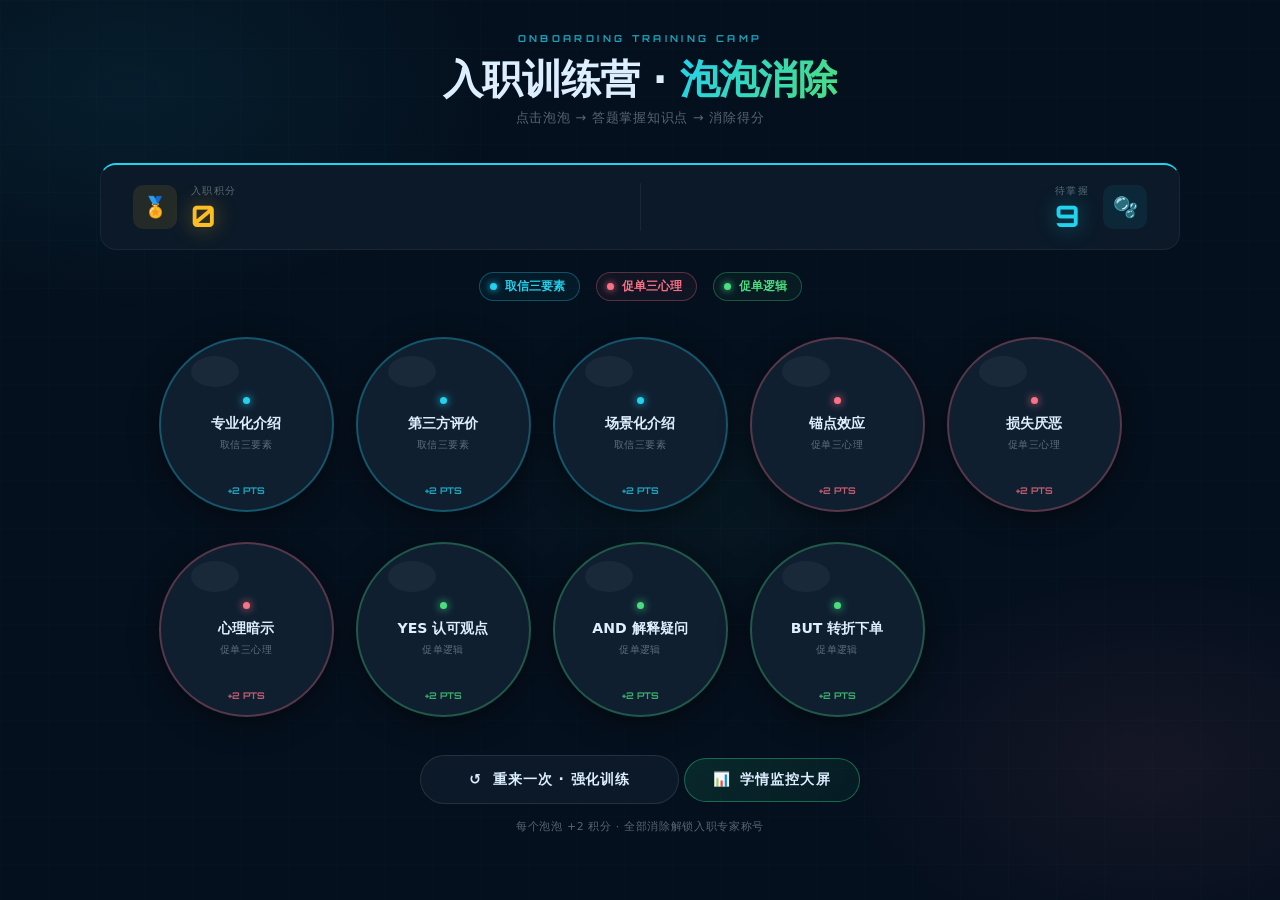
<file: index.html>
<!doctype html>
<html lang="zh-CN">
  <head>
    <meta charset="UTF-8" />
    <meta
      name="viewport"
      content="width=device-width, initial-scale=1.0, user-scalable=no"
    />
    <title>入职训练营 · 泡泡消除</title>
    <link rel="preconnect" href="https://fonts.googleapis.com" />
    <link
      href="https://fonts.googleapis.com/css2?family=Orbitron:wght@700;900&display=swap"
      rel="stylesheet"
    />
    <link rel="stylesheet" href="./css/index.css" />
  </head>
  <body>
    <div class="game-container">
      <!-- Header -->
      <div class="game-header">
        <div class="game-eyebrow">ONBOARDING TRAINING CAMP</div>
        <h1 class="game-title">入职训练营 · <em>泡泡消除</em></h1>
        <p class="game-subtitle">点击泡泡 → 答题掌握知识点 → 消除得分</p>
      </div>

      <!-- Stats bar -->
      <div class="stats-bar">
        <div class="stat-block">
          <div class="stat-icon gold-bg">🏅</div>
          <div>
            <div class="stat-label">入职积分</div>
            <div class="stat-num gold" id="scoreValue">0</div>
          </div>
        </div>
        <div class="stats-sep"></div>
        <div class="stat-block right">
          <div>
            <div class="stat-label" style="text-align: right">待掌握</div>
            <div class="stat-num cyan" id="bubblesCount">0</div>
          </div>
          <div class="stat-icon cyan-bg">🫧</div>
        </div>
      </div>

      <!-- Category legend -->
      <div class="legend-row">
        <div class="legend-chip lc1">
          <div class="ldot"></div>
          取信三要素
        </div>
        <div class="legend-chip lc2">
          <div class="ldot"></div>
          促单三心理
        </div>
        <div class="legend-chip lc3">
          <div class="ldot"></div>
          促单逻辑
        </div>
      </div>

      <!-- Bubble grid -->
      <div id="bubblesGrid" class="bubbles-grid"></div>
      <!-- Bottom -->
      <div class="bottom-section">
          <div class="bottom-btns">
        <button id="resetGameBtn" class="reset-btn">
          ↺ &nbsp;重来一次 · 强化训练
        </button>
        <a href="dashboard.html" target="_blank" class="nav-btn"
          >📊 &nbsp;学情监控大屏</a
        >
      </div>
        <footer>每个泡泡 +2 积分 · 全部消除解锁入职专家称号</footer>
      </div>
    </div>

    <!-- Question Modal -->
    <div id="questionModal" class="modal">
      <div class="modal-card">
        <div class="modal-tag">🧠 &nbsp;新员工训练营</div>
        <div id="modalBubbleName" class="modal-bubble-name"></div>
        <div id="modalQuestion" class="modal-question"></div>
        <input
          type="text"
          id="answerInput"
          class="modal-input"
          placeholder="输入你的答案..."
          autocomplete="off"
        />
        <div class="modal-buttons">
          <button id="submitAnswerBtn" class="modal-btn confirm">
            🎯 &nbsp;消除泡泡 +2分
          </button>
          <button id="closeModalBtn" class="modal-btn cancel">再想想</button>
        </div>
        <div id="modalFeedback" class="feedback"></div>
      </div>
    </div>
    <script src="./js/index.js?v=20260420-01"></script>
  </body>
</html>
</file>
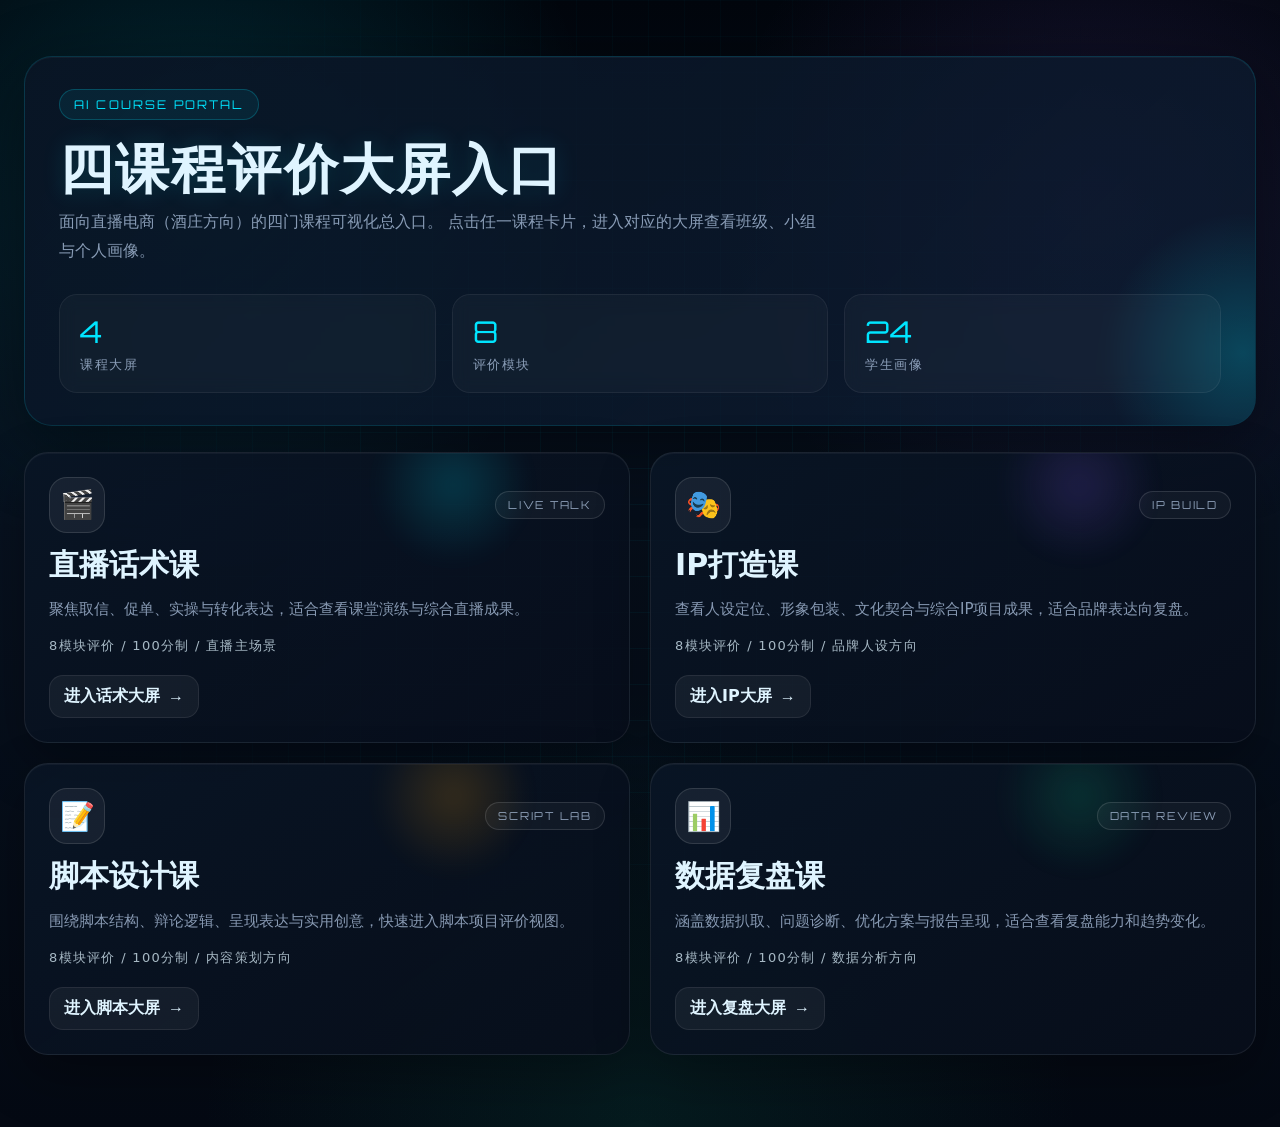
<file: hompage.html>
<!DOCTYPE html>
<html lang="zh-CN">
<head>
<meta charset="UTF-8">
<meta name="viewport" content="width=device-width, initial-scale=1.0">
<title>四课程评价大屏入口</title>
<link rel="preconnect" href="https://fonts.googleapis.com">
<link href="https://fonts.googleapis.com/css2?family=Orbitron:wght@600;700;900&display=swap" rel="stylesheet">
<link rel="stylesheet" href="./css/hompage.css">
</head>
<body>
  <div class="noise"></div>
  <div class="grid-glow"></div>

  <main class="portal-shell">
    <section class="hero">
      <div class="hero-tag">AI COURSE PORTAL</div>
      <h1 class="hero-title">四课程评价大屏入口</h1>
      <p class="hero-copy">
        面向直播电商（酒庄方向）的四门课程可视化总入口。
        点击任一课程卡片，进入对应的大屏查看班级、小组与个人画像。
      </p>

      <div class="hero-stats">
        <div class="stat-card">
          <span class="stat-num">4</span>
          <span class="stat-label">课程大屏</span>
        </div>
        <div class="stat-card">
          <span class="stat-num">8</span>
          <span class="stat-label">评价模块</span>
        </div>
        <div class="stat-card">
          <span class="stat-num">24</span>
          <span class="stat-label">学生画像</span>
        </div>
      </div>
    </section>

    <section class="portal-board">
      <a class="course-card accent-cyan" href="./dashboard.html">
        <div class="course-topline">
          <span class="course-icon">🎬</span>
          <span class="course-badge">LIVE TALK</span>
        </div>
        <h2 class="course-title">直播话术课</h2>
        <p class="course-desc">聚焦取信、促单、实操与转化表达，适合查看课堂演练与综合直播成果。</p>
        <div class="course-meta">8模块评价 / 100分制 / 直播主场景</div>
        <div class="course-action">进入话术大屏</div>
      </a>

      <a class="course-card accent-violet" href="./dashboard-ip.html">
        <div class="course-topline">
          <span class="course-icon">🎭</span>
          <span class="course-badge">IP BUILD</span>
        </div>
        <h2 class="course-title">IP打造课</h2>
        <p class="course-desc">查看人设定位、形象包装、文化契合与综合IP项目成果，适合品牌表达向复盘。</p>
        <div class="course-meta">8模块评价 / 100分制 / 品牌人设方向</div>
        <div class="course-action">进入IP大屏</div>
      </a>

      <a class="course-card accent-amber" href="./dashboard-script.html">
        <div class="course-topline">
          <span class="course-icon">📝</span>
          <span class="course-badge">SCRIPT LAB</span>
        </div>
        <h2 class="course-title">脚本设计课</h2>
        <p class="course-desc">围绕脚本结构、辩论逻辑、呈现表达与实用创意，快速进入脚本项目评价视图。</p>
        <div class="course-meta">8模块评价 / 100分制 / 内容策划方向</div>
        <div class="course-action">进入脚本大屏</div>
      </a>

      <a class="course-card accent-green" href="./dashboard-review.html">
        <div class="course-topline">
          <span class="course-icon">📊</span>
          <span class="course-badge">DATA REVIEW</span>
        </div>
        <h2 class="course-title">数据复盘课</h2>
        <p class="course-desc">涵盖数据扒取、问题诊断、优化方案与报告呈现，适合查看复盘能力和趋势变化。</p>
        <div class="course-meta">8模块评价 / 100分制 / 数据分析方向</div>
        <div class="course-action">进入复盘大屏</div>
      </a>
    </section>
  </main>
</body>
</html>
</file>
<file: css/index.css>
:root {
  --bg: #05101e;
  --panel: #0b1928;
  --panel2: #0f1f30;
  --border: rgba(255, 255, 255, 0.06);
  --c1: #22d3ee; /* 取信三要素 — cyan */
  --c2: #fb7185; /* 促单三心理 — rose */
  --c3: #4ade80; /* 促单逻辑   — green */
  --gold: #fbbf24;
  --text: #ddeeff;
  --dim: rgba(221, 238, 255, 0.38);
}

*,
*::before,
*::after {
  margin: 0;
  padding: 0;
  box-sizing: border-box;
  user-select: none;
}

body {
  min-height: 100vh;
  background: var(--bg);
  font-family:
    "PingFang SC", "Microsoft YaHei", "Noto Sans SC", system-ui, sans-serif;
  padding: 32px 20px 52px;
  position: relative;
  overflow-x: hidden;
}

/* ── Atmosphere ── */
body::before {
  content: "";
  position: fixed;
  inset: 0;
  background:
    radial-gradient(
      ellipse 55% 45% at 10% 10%,
      rgba(34, 211, 238, 0.07) 0%,
      transparent 55%
    ),
    radial-gradient(
      ellipse 45% 40% at 90% 85%,
      rgba(251, 113, 133, 0.07) 0%,
      transparent 55%
    ),
    radial-gradient(
      ellipse 35% 30% at 55% 55%,
      rgba(74, 222, 128, 0.04) 0%,
      transparent 55%
    );
  pointer-events: none;
}

body::after {
  content: "";
  position: fixed;
  inset: 0;
  background-image:
    linear-gradient(rgba(34, 211, 238, 0.016) 1px, transparent 1px),
    linear-gradient(90deg, rgba(34, 211, 238, 0.016) 1px, transparent 1px);
  background-size: 48px 48px;
  pointer-events: none;
}

/* ── Container ── */
.game-container {
  position: relative;
  z-index: 1;
  max-width: 1080px;
  margin: 0 auto;
}

/* ── Header ── */
.game-header {
  text-align: center;
  margin-bottom: 36px;
}

.game-eyebrow {
  font-family: "Orbitron", sans-serif;
  font-size: 0.6rem;
  font-weight: 700;
  letter-spacing: 0.35em;
  color: var(--c1);
  text-transform: uppercase;
  margin-bottom: 12px;
  opacity: 0.75;
}

.game-title {
  font-size: clamp(1.6rem, 4.2vw, 2.5rem);
  font-weight: 800;
  color: var(--text);
  letter-spacing: -0.02em;
  line-height: 1.15;
}

.game-title em {
  font-style: normal;
  background: linear-gradient(120deg, var(--c1) 0%, var(--c3) 100%);
  -webkit-background-clip: text;
  background-clip: text;
  -webkit-text-fill-color: transparent;
}

.game-subtitle {
  margin-top: 8px;
  font-size: 0.8rem;
  color: var(--dim);
  letter-spacing: 0.06em;
}

/* ── Stats Bar ── */
.stats-bar {
  display: flex;
  align-items: center;
  background: var(--panel);
  border: 1px solid var(--border);
  border-top: 2.5px solid var(--c1);
  border-radius: 16px;
  padding: 18px 32px;
  margin-bottom: 22px;
}

.stat-block {
  display: flex;
  align-items: center;
  gap: 14px;
  flex: 1;
}

.stat-block.right {
  justify-content: flex-end;
}

.stat-icon {
  width: 44px;
  height: 44px;
  border-radius: 10px;
  display: flex;
  align-items: center;
  justify-content: center;
  font-size: 1.25rem;
  flex-shrink: 0;
}

.stat-icon.gold-bg {
  background: rgba(251, 191, 36, 0.1);
}

.stat-icon.cyan-bg {
  background: rgba(34, 211, 238, 0.08);
}

.stat-label {
  font-size: 0.64rem;
  color: var(--dim);
  letter-spacing: 0.14em;
  text-transform: uppercase;
  margin-bottom: 3px;
}

.stat-num {
  font-family: "Orbitron", sans-serif;
  font-size: 1.85rem;
  font-weight: 700;
  line-height: 1;
}

.stat-num.gold {
  color: var(--gold);
  text-shadow: 0 0 22px rgba(251, 191, 36, 0.45);
}

.stat-num.cyan {
  color: var(--c1);
  text-shadow: 0 0 22px rgba(34, 211, 238, 0.45);
}

.stats-sep {
  width: 1px;
  height: 48px;
  background: var(--border);
  margin: 0 30px;
}

/* ── Legend ── */
.legend-row {
  display: flex;
  justify-content: center;
  gap: 16px;
  flex-wrap: wrap;
  margin-bottom: 36px;
}

.legend-chip {
  display: flex;
  align-items: center;
  gap: 8px;
  padding: 6px 14px 6px 10px;
  border-radius: 999px;
  border: 1px solid;
  font-size: 0.73rem;
  font-weight: 600;
}

.legend-chip.lc1 {
  border-color: rgba(34, 211, 238, 0.3);
  color: var(--c1);
  background: rgba(34, 211, 238, 0.05);
}

.legend-chip.lc2 {
  border-color: rgba(251, 113, 133, 0.3);
  color: var(--c2);
  background: rgba(251, 113, 133, 0.05);
}

.legend-chip.lc3 {
  border-color: rgba(74, 222, 128, 0.3);
  color: var(--c3);
  background: rgba(74, 222, 128, 0.05);
}

.ldot {
  width: 7px;
  height: 7px;
  border-radius: 50%;
}

.lc1 .ldot {
  background: var(--c1);
  box-shadow: 0 0 7px var(--c1);
}

.lc2 .ldot {
  background: var(--c2);
  box-shadow: 0 0 7px var(--c2);
}

.lc3 .ldot {
  background: var(--c3);
  box-shadow: 0 0 7px var(--c3);
}

/* ── Bubbles Grid ── */
.bubbles-grid {
  display: grid;
  grid-template-columns: repeat(auto-fill, minmax(152px, 175px));
  justify-content: center;
  gap: 30px 22px;
  min-height: 190px;
}

/* ── Bubble ── */
.bubble {
  aspect-ratio: 1;
  border-radius: 50%;
  background: var(--panel2);
  border: 2px solid rgba(255, 255, 255, 0.07);
  display: flex;
  flex-direction: column;
  align-items: center;
  justify-content: center;
  text-align: center;
  cursor: pointer;
  padding: 16px 12px;
  position: relative;
  transition:
    transform 0.3s cubic-bezier(0.34, 1.56, 0.64, 1),
    box-shadow 0.3s ease,
    border-color 0.3s ease;
  animation: bubbleIn 0.5s cubic-bezier(0.34, 1.56, 0.64, 1) both;
}

.bubble:nth-child(1) {
  animation-delay: 0s;
}

.bubble:nth-child(2) {
  animation-delay: 0.05s;
}

.bubble:nth-child(3) {
  animation-delay: 0.1s;
}

.bubble:nth-child(4) {
  animation-delay: 0.15s;
}

.bubble:nth-child(5) {
  animation-delay: 0.2s;
}

.bubble:nth-child(6) {
  animation-delay: 0.25s;
}

.bubble:nth-child(7) {
  animation-delay: 0.3s;
}

.bubble:nth-child(8) {
  animation-delay: 0.35s;
}

.bubble:nth-child(9) {
  animation-delay: 0.4s;
}

@keyframes bubbleIn {
  from {
    transform: scale(0.5) translateY(28px);
    opacity: 0;
  }

  to {
    transform: scale(1) translateY(0);
    opacity: 1;
  }
}

/* highlight sheen */
.bubble::before {
  content: "";
  position: absolute;
  top: 10%;
  left: 18%;
  width: 28%;
  height: 18%;
  background: rgba(255, 255, 255, 0.045);
  border-radius: 50%;
  pointer-events: none;
}

/* outer pulse ring */
.bubble::after {
  content: "";
  position: absolute;
  inset: -8px;
  border-radius: 50%;
  border: 1px solid;
  opacity: 0;
  transition:
    opacity 0.3s,
    inset 0.3s;
}

/* per-category colours */
.bubble[data-type="取信三要素"] {
  border-color: rgba(34, 211, 238, 0.3);
  box-shadow: 0 6px 28px rgba(0, 0, 0, 0.5);
}

.bubble[data-type="取信三要素"]::after {
  border-color: rgba(34, 211, 238, 0.18);
}

.bubble[data-type="取信三要素"]:hover {
  border-color: var(--c1);
  box-shadow:
    0 18px 44px rgba(0, 0, 0, 0.65),
    0 0 28px rgba(34, 211, 238, 0.35),
    0 0 70px rgba(34, 211, 238, 0.12);
  transform: scale(1.08) translateY(-6px);
}

.bubble[data-type="取信三要素"]:hover::after {
  opacity: 1;
  inset: -14px;
}

.bubble[data-type="促单三心理"] {
  border-color: rgba(251, 113, 133, 0.3);
  box-shadow: 0 6px 28px rgba(0, 0, 0, 0.5);
}

.bubble[data-type="促单三心理"]::after {
  border-color: rgba(251, 113, 133, 0.18);
}

.bubble[data-type="促单三心理"]:hover {
  border-color: var(--c2);
  box-shadow:
    0 18px 44px rgba(0, 0, 0, 0.65),
    0 0 28px rgba(251, 113, 133, 0.35),
    0 0 70px rgba(251, 113, 133, 0.12);
  transform: scale(1.08) translateY(-6px);
}

.bubble[data-type="促单三心理"]:hover::after {
  opacity: 1;
  inset: -14px;
}

.bubble[data-type="促单逻辑"] {
  border-color: rgba(74, 222, 128, 0.3);
  box-shadow: 0 6px 28px rgba(0, 0, 0, 0.5);
}

.bubble[data-type="促单逻辑"]::after {
  border-color: rgba(74, 222, 128, 0.18);
}

.bubble[data-type="促单逻辑"]:hover {
  border-color: var(--c3);
  box-shadow:
    0 18px 44px rgba(0, 0, 0, 0.65),
    0 0 28px rgba(74, 222, 128, 0.35),
    0 0 70px rgba(74, 222, 128, 0.12);
  transform: scale(1.08) translateY(-6px);
}

.bubble[data-type="促单逻辑"]:hover::after {
  opacity: 1;
  inset: -14px;
}

.bubble:active {
  transform: scale(0.95) !important;
  transition-duration: 0.08s !important;
}

/* bubble internals */
.bubble-dot {
  width: 7px;
  height: 7px;
  border-radius: 50%;
  margin-bottom: 10px;
  flex-shrink: 0;
}

.bubble[data-type="取信三要素"] .bubble-dot {
  background: var(--c1);
  box-shadow: 0 0 8px var(--c1);
}

.bubble[data-type="促单三心理"] .bubble-dot {
  background: var(--c2);
  box-shadow: 0 0 8px var(--c2);
}

.bubble[data-type="促单逻辑"] .bubble-dot {
  background: var(--c3);
  box-shadow: 0 0 8px var(--c3);
}

.bubble-name {
  font-size: 0.88rem;
  font-weight: 700;
  color: var(--text);
  line-height: 1.3;
  margin-bottom: 7px;
  word-break: keep-all;
}

.bubble-cat {
  font-size: 0.61rem;
  color: var(--dim);
  letter-spacing: 0.04em;
}

.bubble-pts {
  position: absolute;
  bottom: 14px;
  font-family: "Orbitron", sans-serif;
  font-size: 0.58rem;
  font-weight: 700;
  opacity: 0.75;
}

.bubble[data-type="取信三要素"] .bubble-pts {
  color: var(--c1);
}

.bubble[data-type="促单三心理"] .bubble-pts {
  color: var(--c2);
}

.bubble[data-type="促单逻辑"] .bubble-pts {
  color: var(--c3);
}

/* ── Empty state ── */
.empty-state {
  grid-column: 1 / -1;
  padding: 64px 24px;
  text-align: center;
  color: var(--dim);
  font-size: 1.05rem;
  line-height: 1.8;
}

/* ── Win banner ── */
.win-message {
  margin: 24px 0 0;
  padding: 22px 28px;
  background: linear-gradient(
    135deg,
    rgba(74, 222, 128, 0.07),
    rgba(251, 191, 36, 0.07)
  );
  border: 1px solid rgba(74, 222, 128, 0.25);
  border-radius: 16px;
  color: var(--c3);
  text-align: center;
  font-size: 0.98rem;
  font-weight: 700;
  line-height: 1.85;
  text-shadow: 0 0 24px rgba(74, 222, 128, 0.35);
}

/* ── Bottom section ── */
.bottom-section {
  display: flex;
  flex-direction: column;
  align-items: center;
  gap: 14px;
  margin-top: 38px;
}

.reset-btn {
  background: var(--panel);
  border: 1px solid rgba(255, 255, 255, 0.1);
  color: var(--text);
  padding: 14px 48px;
  border-radius: 999px;
  font-size: 0.88rem;
  font-weight: 700;
  font-family: inherit;
  cursor: pointer;
  letter-spacing: 0.06em;
  transition:
    border-color 0.2s,
    color 0.2s,
    box-shadow 0.2s;
}

.reset-btn:hover {
  border-color: rgba(34, 211, 238, 0.4);
  color: var(--c1);
  box-shadow: 0 0 22px rgba(34, 211, 238, 0.12);
}

.reset-btn:active {
  transform: scale(0.97);
}

.nav-btn {
  background: linear-gradient(
    135deg,
    rgba(38, 217, 139, 0.12),
    rgba(38, 217, 139, 0.06)
  );
  border: 1px solid rgba(38, 217, 139, 0.4);
  color: var(--text);
  padding: 12px 28px;
  border-radius: 60px;
  font-family: "Noto Serif SC", serif;
  font-size: 0.85rem;
  font-weight: 700;
  letter-spacing: 0.08em;
  cursor: pointer;
  transition: all 0.2s;
  text-decoration: none;
  display: inline-flex;
  align-items: center;
  gap: 7px;
}

.nav-btn:hover {
  background: rgba(38, 217, 139, 0.18);
  border-color: rgba(38, 217, 139, 0.7);
  box-shadow: 0 0 22px rgba(38, 217, 139, 0.2);
  transform: translateY(-1px);
}

.nav-btn:active {
  transform: scale(0.97);
}

footer {
  font-size: 0.68rem;
  color: var(--dim);
  text-align: center;
  letter-spacing: 0.06em;
  line-height: 1.7;
}

/* ── Modal ── */
.modal {
  display: none;
  position: fixed;
  inset: 0;
  background: rgba(3, 8, 18, 0.9);
  backdrop-filter: blur(18px);
  justify-content: center;
  align-items: center;
  z-index: 1000;
  padding: 20px;
}

.modal-card {
  background: var(--panel);
  border: 1px solid var(--border);
  border-top: 3px solid var(--c1);
  max-width: 460px;
  width: 100%;
  border-radius: 20px;
  padding: 32px 28px 28px;
  text-align: center;
  box-shadow:
    0 40px 80px rgba(0, 0, 0, 0.95),
    0 0 60px rgba(34, 211, 238, 0.07);
  animation: cardPop 0.24s cubic-bezier(0.2, 0.9, 0.4, 1.1);
}

@keyframes cardPop {
  from {
    transform: scale(0.88) translateY(14px);
    opacity: 0;
  }

  to {
    transform: scale(1) translateY(0);
    opacity: 1;
  }
}

.modal-tag {
  display: inline-flex;
  align-items: center;
  gap: 6px;
  font-family: "Orbitron", sans-serif;
  font-size: 0.58rem;
  letter-spacing: 0.22em;
  color: var(--c1);
  padding: 5px 12px;
  border: 1px solid rgba(34, 211, 238, 0.22);
  border-radius: 4px;
  margin-bottom: 16px;
  text-transform: uppercase;
}

.modal-bubble-name {
  font-size: 1rem;
  font-weight: 700;
  color: var(--text);
  margin-bottom: 18px;
}

.modal-question {
  background: rgba(255, 255, 255, 0.025);
  border: 1px solid rgba(255, 255, 255, 0.065);
  border-left: 3px solid var(--c1);
  padding: 17px 20px;
  border-radius: 12px;
  font-size: 0.98rem;
  color: var(--text);
  line-height: 1.65;
  text-align: left;
  margin-bottom: 18px;
}

.modal-input {
  width: 100%;
  padding: 13px 20px;
  background: rgba(255, 255, 255, 0.035);
  border: 1px solid rgba(255, 255, 255, 0.1);
  border-radius: 10px;
  font-size: 1rem;
  color: var(--text);
  font-family: inherit;
  outline: none;
  text-align: center;
  caret-color: var(--c1);
  transition:
    border-color 0.2s,
    box-shadow 0.2s;
}

.modal-input:focus {
  border-color: rgba(34, 211, 238, 0.42);
  box-shadow: 0 0 0 3px rgba(34, 211, 238, 0.08);
}

.modal-input::placeholder {
  color: rgba(221, 238, 255, 0.2);
}

.modal-buttons {
  display: flex;
  gap: 12px;
  margin-top: 18px;
}

.modal-btn {
  flex: 1;
  padding: 13px 16px;
  border-radius: 10px;
  border: 1px solid;
  font-size: 0.88rem;
  font-weight: 700;
  font-family: inherit;
  cursor: pointer;
  transition: all 0.18s;
  letter-spacing: 0.02em;
}

.modal-btn.confirm {
  background: rgba(74, 222, 128, 0.08);
  border-color: rgba(74, 222, 128, 0.32);
  color: var(--c3);
}

.modal-btn.confirm:hover {
  background: rgba(74, 222, 128, 0.15);
  box-shadow: 0 0 22px rgba(74, 222, 128, 0.18);
}

.modal-btn.cancel {
  background: rgba(255, 255, 255, 0.025);
  border-color: rgba(255, 255, 255, 0.08);
  color: var(--dim);
}

.modal-btn.cancel:hover {
  border-color: rgba(255, 255, 255, 0.16);
  color: var(--text);
}

.modal-btn:active {
  transform: scale(0.97);
}

.feedback {
  min-height: 2.8rem;
  font-size: 0.85rem;
  font-weight: 600;
  margin-top: 16px;
  line-height: 1.6;
  padding: 0 4px;
}

/* ── Responsive ── */
@media (max-width: 520px) {
  .stats-bar {
    flex-wrap: wrap;
    gap: 10px;
    justify-content: center;
  }

  .stats-sep {
    display: none;
  }

  .stat-block.right {
    justify-content: center;
  }

  .game-container {
    padding: 0;
  }
}
</file>
<file: css/hompage.css>
:root{
  --bg:#040913;
  --panel:#091525;
  --panel-strong:#0d1c31;
  --text:#dff4ff;
  --muted:rgba(202,225,255,.66);
  --line:rgba(0,229,255,.14);
  --cyan:#00e5ff;
  --violet:#8b5cf6;
  --amber:#f59e0b;
  --green:#10b981;
}

*,
*::before,
*::after{
  box-sizing:border-box;
}

html,
body{
  margin:0;
  min-height:100%;
  background:
    radial-gradient(circle at 15% 15%, rgba(0,229,255,.14), transparent 28%),
    radial-gradient(circle at 85% 18%, rgba(139,92,246,.14), transparent 26%),
    radial-gradient(circle at 50% 100%, rgba(16,185,129,.1), transparent 34%),
    linear-gradient(180deg, #02060d 0%, #07111f 46%, #040913 100%);
  color:var(--text);
  font-family:"PingFang SC","Microsoft YaHei","Noto Sans SC",system-ui,sans-serif;
}

body{
  position:relative;
  overflow-x:hidden;
}

.noise,
.grid-glow{
  position:fixed;
  inset:0;
  pointer-events:none;
}

.noise{
  opacity:.18;
  background:
    repeating-linear-gradient(
      0deg,
      rgba(255,255,255,.03) 0,
      rgba(255,255,255,.03) 1px,
      transparent 1px,
      transparent 4px
    );
}

.grid-glow{
  background-image:
    linear-gradient(rgba(0,229,255,.05) 1px, transparent 1px),
    linear-gradient(90deg, rgba(0,229,255,.05) 1px, transparent 1px);
  background-size:36px 36px;
  mask-image:radial-gradient(circle at center, black 30%, transparent 80%);
}

.portal-shell{
  position:relative;
  z-index:1;
  max-width:1280px;
  margin:0 auto;
  padding:56px 24px 72px;
}

.hero{
  position:relative;
  padding:32px 34px;
  border:1px solid var(--line);
  border-radius:28px;
  background:linear-gradient(135deg, rgba(9,21,37,.92), rgba(13,28,49,.78));
  box-shadow:
    0 22px 72px rgba(0,0,0,.45),
    inset 0 1px 0 rgba(255,255,255,.04);
  overflow:hidden;
}

.hero::before{
  content:"";
  position:absolute;
  inset:auto -12% -24% auto;
  width:320px;
  height:320px;
  border-radius:50%;
  background:radial-gradient(circle, rgba(0,229,255,.22), transparent 62%);
}

.hero-tag{
  display:inline-flex;
  align-items:center;
  gap:8px;
  padding:7px 14px;
  border-radius:999px;
  border:1px solid rgba(0,229,255,.22);
  background:rgba(0,229,255,.07);
  color:var(--cyan);
  font-family:"Orbitron",sans-serif;
  font-size:12px;
  letter-spacing:.18em;
}

.hero-title{
  margin:18px 0 12px;
  font-family:"Orbitron",sans-serif;
  font-size:clamp(30px, 5vw, 54px);
  line-height:1.08;
  letter-spacing:.04em;
  text-shadow:0 0 24px rgba(0,229,255,.16);
}

.hero-copy{
  max-width:760px;
  margin:0;
  color:var(--muted);
  font-size:16px;
  line-height:1.8;
}

.hero-stats{
  display:grid;
  grid-template-columns:repeat(3, minmax(0, 1fr));
  gap:16px;
  margin-top:28px;
}

.stat-card{
  padding:18px 20px;
  border-radius:18px;
  border:1px solid rgba(255,255,255,.06);
  background:rgba(255,255,255,.03);
  backdrop-filter:blur(8px);
}

.stat-num{
  display:block;
  font-family:"Orbitron",sans-serif;
  font-size:30px;
  color:var(--cyan);
}

.stat-label{
  display:block;
  margin-top:6px;
  color:var(--muted);
  font-size:13px;
  letter-spacing:.12em;
}

.portal-board{
  display:grid;
  grid-template-columns:repeat(2, minmax(0, 1fr));
  gap:20px;
  margin-top:26px;
}

.course-card{
  position:relative;
  display:flex;
  flex-direction:column;
  gap:14px;
  min-height:240px;
  padding:24px;
  border-radius:24px;
  text-decoration:none;
  color:inherit;
  background:linear-gradient(145deg, rgba(9,21,37,.92), rgba(8,14,27,.88));
  border:1px solid rgba(255,255,255,.08);
  box-shadow:
    0 20px 54px rgba(0,0,0,.32),
    inset 0 1px 0 rgba(255,255,255,.04);
  transition:transform .22s ease, border-color .22s ease, box-shadow .22s ease;
  overflow:hidden;
}

.course-card::before{
  content:"";
  position:absolute;
  inset:-20% auto auto 56%;
  width:180px;
  height:180px;
  border-radius:50%;
  opacity:.22;
  filter:blur(10px);
}

.course-card:hover{
  transform:translateY(-8px);
  box-shadow:
    0 30px 80px rgba(0,0,0,.45),
    0 0 28px rgba(0,229,255,.1);
}

.accent-cyan:hover{border-color:rgba(0,229,255,.38);}
.accent-violet:hover{border-color:rgba(139,92,246,.38);}
.accent-amber:hover{border-color:rgba(245,158,11,.42);}
.accent-green:hover{border-color:rgba(16,185,129,.42);}

.accent-cyan::before{background:radial-gradient(circle, rgba(0,229,255,.8), transparent 62%);}
.accent-violet::before{background:radial-gradient(circle, rgba(139,92,246,.8), transparent 62%);}
.accent-amber::before{background:radial-gradient(circle, rgba(245,158,11,.85), transparent 62%);}
.accent-green::before{background:radial-gradient(circle, rgba(16,185,129,.85), transparent 62%);}

.course-topline{
  position:relative;
  z-index:1;
  display:flex;
  align-items:center;
  justify-content:space-between;
  gap:16px;
}

.course-icon{
  width:56px;
  height:56px;
  border-radius:18px;
  display:inline-flex;
  align-items:center;
  justify-content:center;
  background:rgba(255,255,255,.06);
  border:1px solid rgba(255,255,255,.12);
  font-size:28px;
}

.course-badge{
  padding:6px 12px;
  border-radius:999px;
  border:1px solid rgba(255,255,255,.12);
  background:rgba(255,255,255,.04);
  font-family:"Orbitron",sans-serif;
  font-size:11px;
  letter-spacing:.16em;
  color:var(--muted);
}

.course-title{
  position:relative;
  z-index:1;
  margin:0;
  font-size:30px;
  line-height:1.18;
}

.course-desc{
  position:relative;
  z-index:1;
  margin:0;
  color:var(--muted);
  line-height:1.8;
  font-size:15px;
}

.course-meta{
  position:relative;
  z-index:1;
  margin-top:auto;
  color:rgba(223,244,255,.74);
  font-size:13px;
  letter-spacing:.1em;
}

.course-action{
  position:relative;
  z-index:1;
  display:inline-flex;
  align-items:center;
  gap:8px;
  width:max-content;
  margin-top:6px;
  padding:10px 14px;
  border-radius:14px;
  background:rgba(255,255,255,.05);
  border:1px solid rgba(255,255,255,.08);
  font-weight:700;
}

.course-action::after{
  content:"→";
  font-family:"Orbitron",sans-serif;
}

@media (max-width: 980px){
  .hero-stats,
  .portal-board{
    grid-template-columns:1fr;
  }
}

@media (max-width: 640px){
  .portal-shell{
    padding:28px 16px 40px;
  }

  .hero{
    padding:24px 20px;
    border-radius:22px;
  }

  .hero-title{
    font-size:30px;
  }

  .course-card{
    min-height:auto;
    padding:20px;
    border-radius:20px;
  }

  .course-title{
    font-size:24px;
  }

  .course-badge{
    font-size:10px;
    letter-spacing:.12em;
  }
}
</file>
